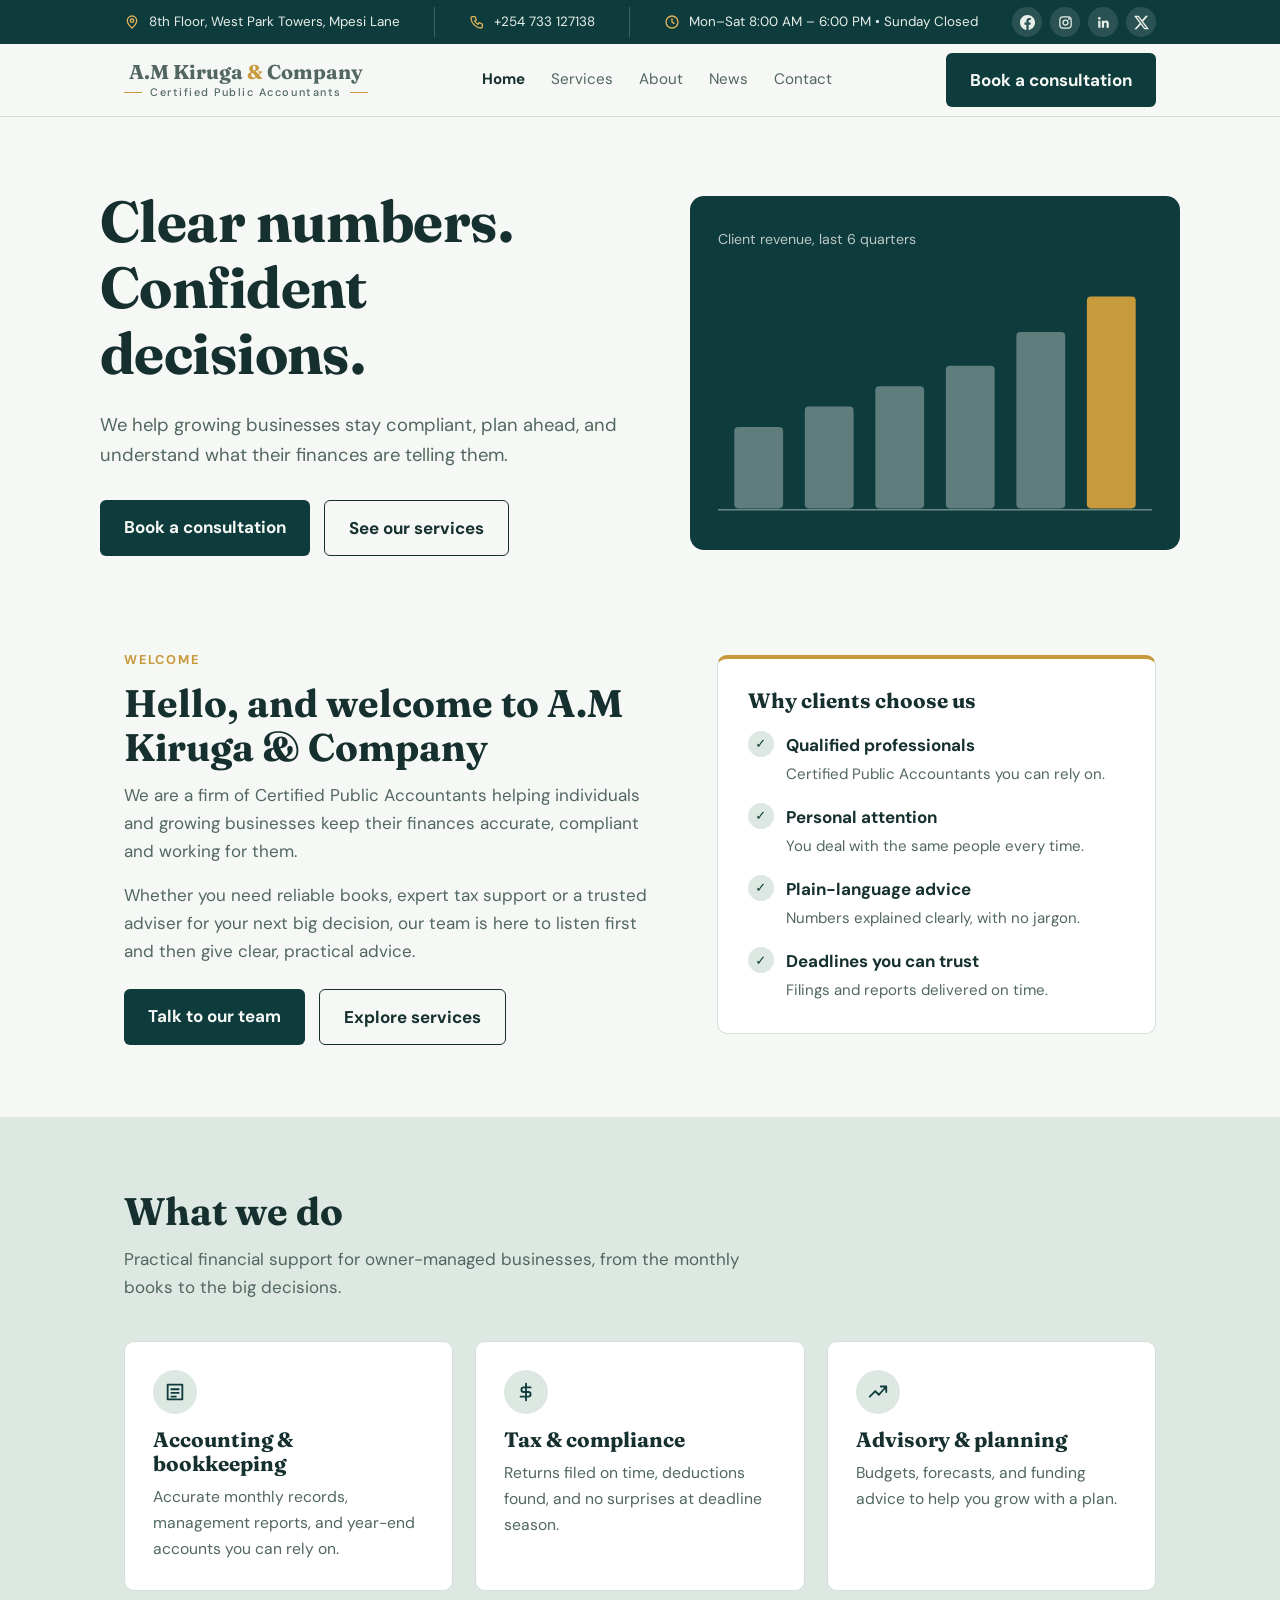
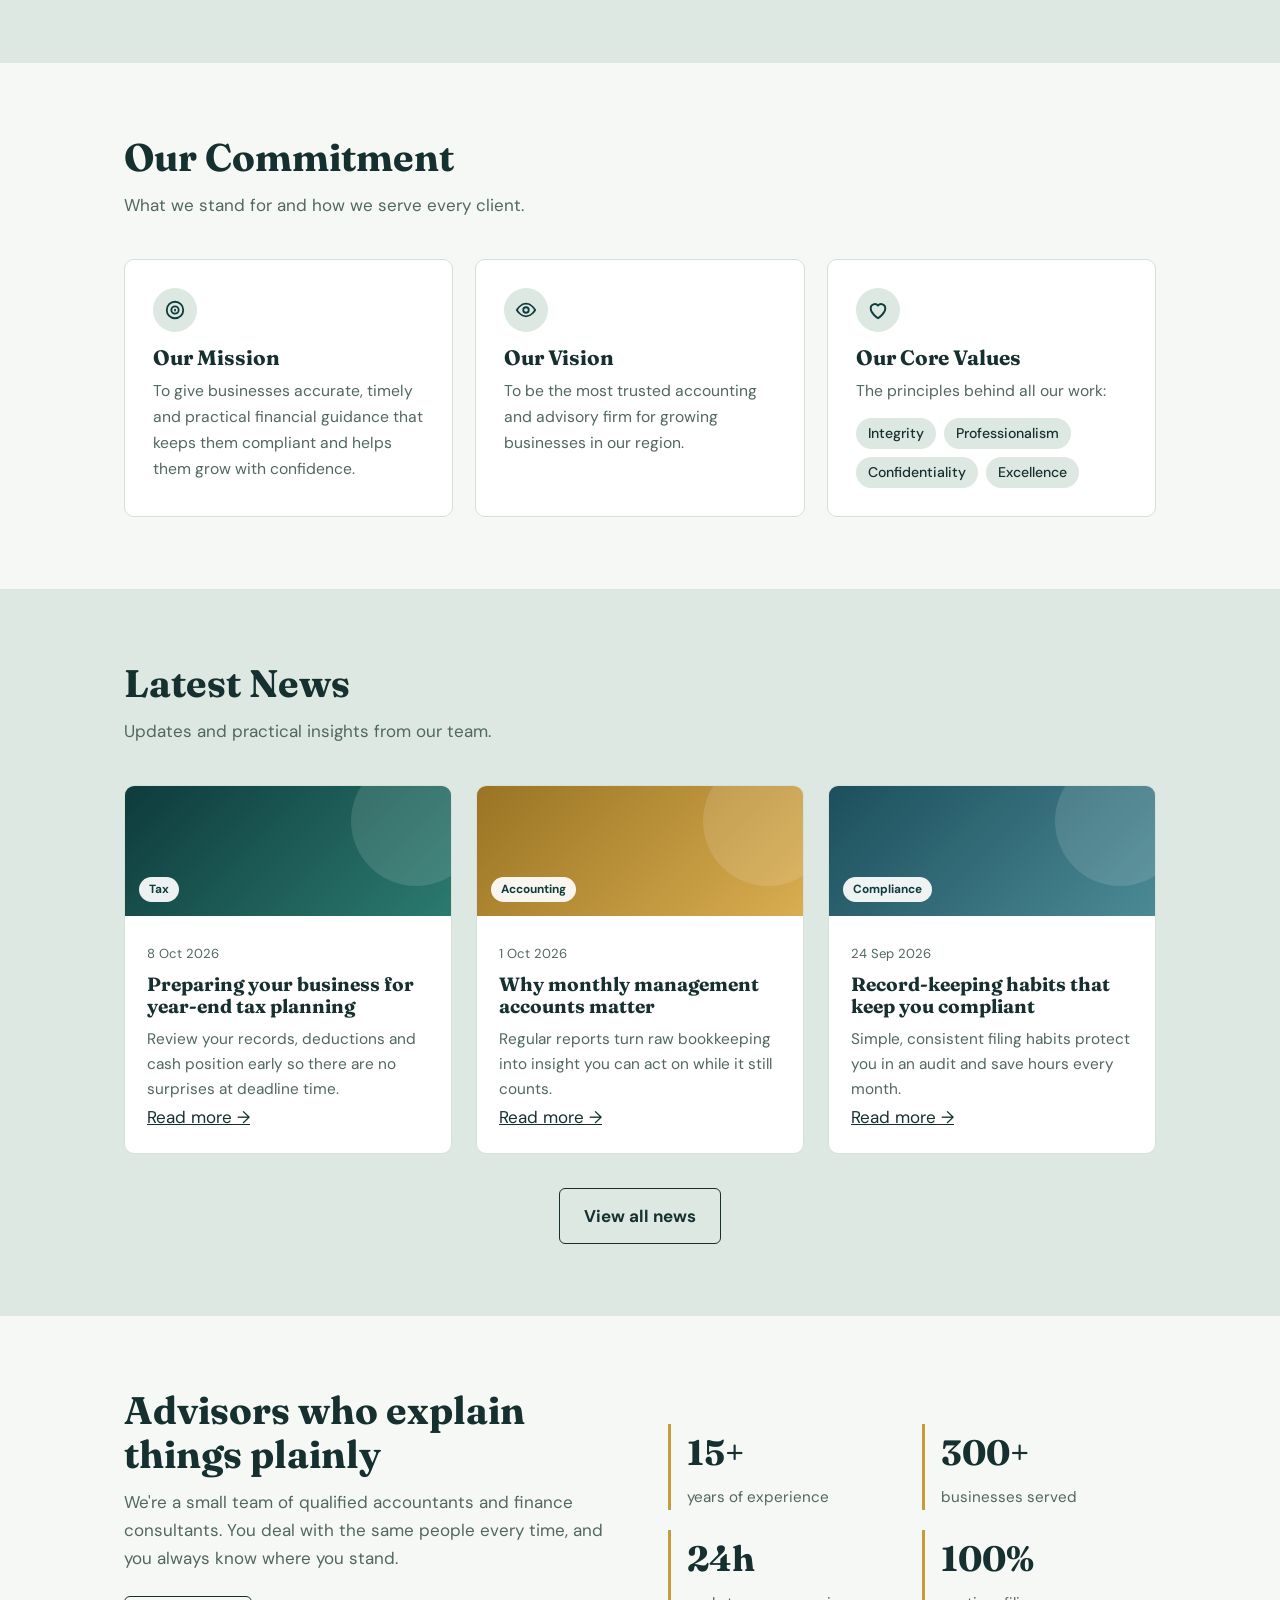
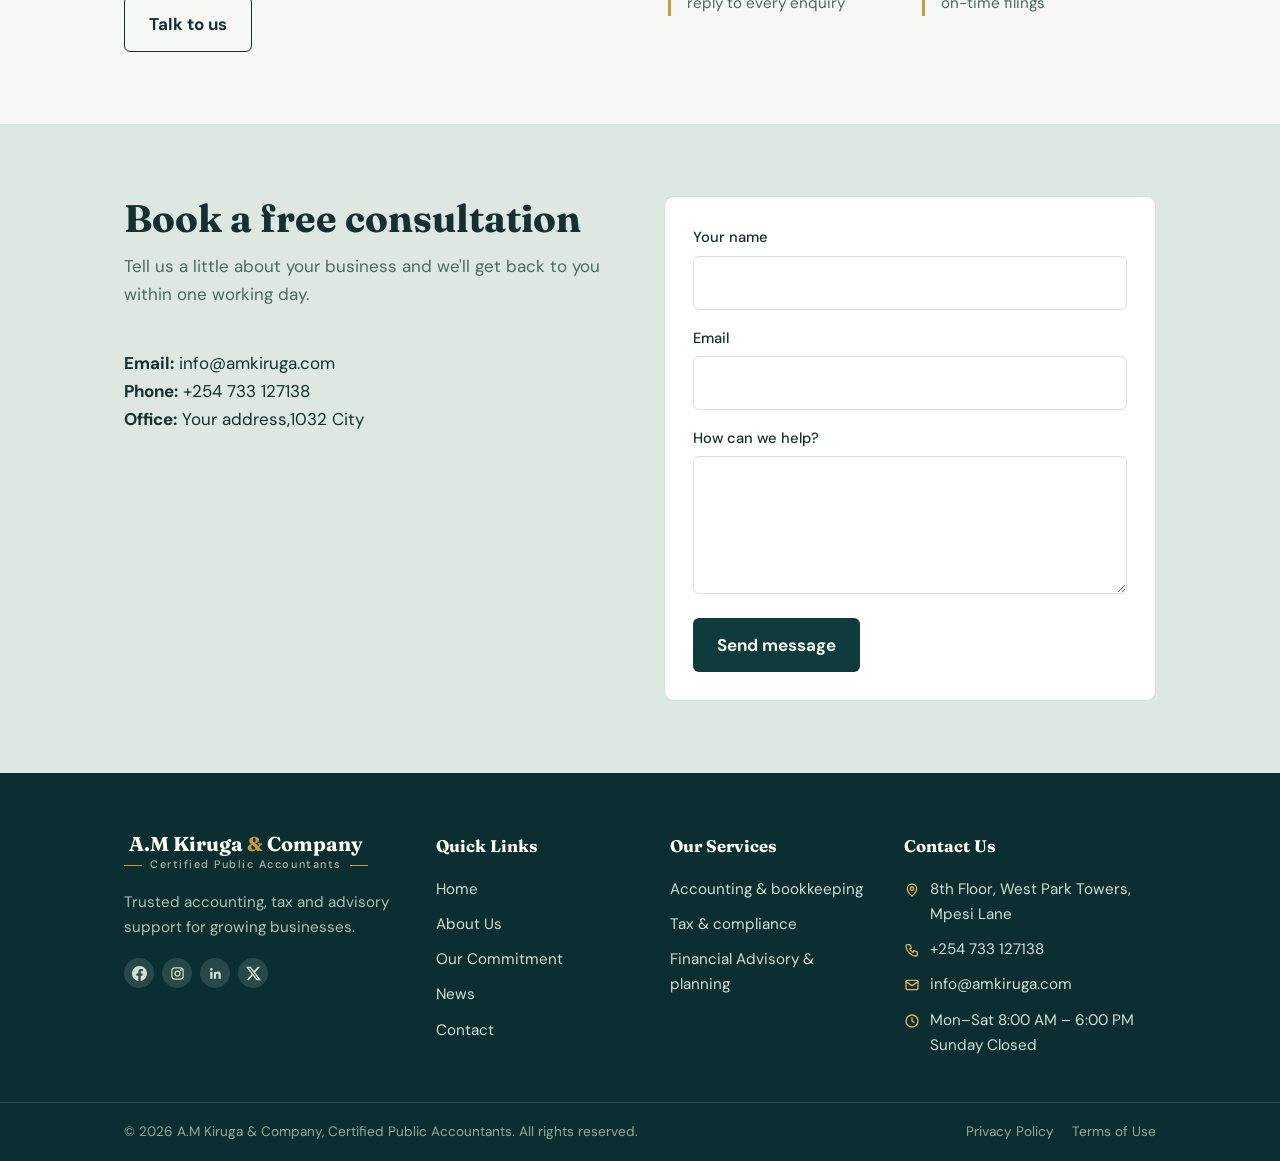
<file: am-kiruga & Co-website/index.html>
<!DOCTYPE html>
<html lang="en">
<head>
<meta charset="utf-8">
<meta name="viewport" content="width=device-width, initial-scale=1, viewport-fit=cover">
<title>A.M Kiruga & Company | Accounting, Finance & Advisory</title>
<link rel="stylesheet" href="https://fonts.googleapis.com/css2?family=Fraunces:wght@500;700&family=DM+Sans:wght@400;500;700&display=swap">
<link rel="stylesheet" href="styles.css">
</head>
<body>
<div class="topbar"><div class="wrap topbar-in"><div class="info"><span class="item hide-sm"><svg class="ic" viewBox="0 0 24 24" aria-hidden="true"><path d="M12 21s-7-6.2-7-11a7 7 0 0 1 14 0c0 4.8-7 11-7 11z"/><circle cx="12" cy="10" r="2.5"/></svg>8th Floor, West Park Towers, Mpesi Lane</span><a class="item" href="tel:+254733127138"><svg class="ic" viewBox="0 0 24 24" aria-hidden="true"><path d="M5 4h4l2 5-2.5 1.5a11 11 0 0 0 5 5L15 13l5 2v4a2 2 0 0 1-2 2A16 16 0 0 1 3 6a2 2 0 0 1 2-2z"/></svg>+254 733 127138</a><span class="item hide-sm"><svg class="ic" viewBox="0 0 24 24" aria-hidden="true"><circle cx="12" cy="12" r="9"/><path d="M12 7v5l3 2"/></svg>Mon–Sat 8:00 AM – 6:00 PM • Sunday Closed</span></div><div class="social">
<a href="https://facebook.com/" aria-label="Facebook" target="_blank" rel="noopener"><svg viewBox="0 0 24 24"><path d="M24 12.07C24 5.4 18.63 0 12 0S0 5.4 0 12.07C0 18.1 4.39 23.1 10.13 24v-8.44H7.08v-3.49h3.05V9.41c0-3.02 1.8-4.7 4.54-4.7 1.31 0 2.69.24 2.69.24v2.97h-1.52c-1.5 0-1.96.93-1.96 1.89v2.26h3.33l-.53 3.49h-2.8V24C19.61 23.1 24 18.1 24 12.07z"/></svg></a>
<a href="https://instagram.com/" aria-label="Instagram" target="_blank" rel="noopener"><svg class="line" viewBox="0 0 24 24"><rect x="3" y="3" width="18" height="18" rx="5"/><circle cx="12" cy="12" r="4"/><circle cx="17.5" cy="6.5" r=".6"/></svg></a>
<a href="https://linkedin.com/" aria-label="LinkedIn" target="_blank" rel="noopener"><svg viewBox="0 0 24 24"><path d="M20.45 20.45h-3.55v-5.57c0-1.33-.03-3.04-1.85-3.04-1.85 0-2.14 1.45-2.14 2.94v5.67H9.36V9h3.41v1.56h.05c.48-.9 1.64-1.85 3.37-1.85 3.6 0 4.27 2.37 4.27 5.46v6.28zM5.34 7.43a2.06 2.06 0 1 1 0-4.12 2.06 2.06 0 0 1 0 4.12zM7.12 20.45H3.56V9h3.56v11.45z"/></svg></a>
<a href="https://x.com/" aria-label="X" target="_blank" rel="noopener"><svg viewBox="0 0 24 24"><path d="M18.9 1.15h3.68l-8.04 9.19L24 22.85h-7.41l-5.8-7.58-6.64 7.58H.47l8.6-9.83L0 1.15h7.6l5.24 6.93 6.06-6.93zm-1.29 19.5h2.04L6.48 3.24H4.3l13.31 17.41z"/></svg></a>
</div></div></div>
<header><div class="wrap"><nav><a class="logo" href="#top">A.M Kiruga <span>&amp;</span> Company<small>Certified Public Accountants</small></a><ul><li><a href="#top" class="on">Home</a></li><li><a href="#services">Services</a></li><li><a href="#about">About</a></li><li><a href="news.html">News</a></li><li><a href="#contact">Contact</a></li></ul><a class="btn" href="#contact">Book a consultation</a></nav></div></header>
<main id="top"><div class="wrap hero">
<div>
<h1>Clear numbers. Confident decisions.</h1>
<p>We help growing businesses stay compliant, plan ahead, and understand what their finances are telling them.</p>
<div class="cta"><a class="btn" href="#contact">Book a consultation</a><a class="btn ghost" href="#services">See our services</a></div>
</div>
<div class="chart" role="img" aria-label="Bar chart showing steady revenue growth over six quarters">
<small>Client revenue, last 6 quarters</small>
<img src="images/growth-chart.svg" alt="" width="320" height="190">
</div>
</div>

<section id="welcome"><div class="wrap welcome"><div><span class="eyebrow">Welcome</span><h2>Hello, and welcome to A.M Kiruga &amp; Company</h2>
<p>We are a firm of Certified Public Accountants helping individuals and growing businesses keep their finances accurate, compliant and working for them.</p>
<p>Whether you need reliable books, expert tax support or a trusted adviser for your next big decision, our team is here to listen first and then give clear, practical advice.</p>
<div class="cta"><a class="btn" href="#contact">Talk to our team</a><a class="btn ghost" href="#services">Explore services</a></div></div>
<div class="wcard"><h3>Why clients choose us</h3><ul class="ticks">
<li><div><b>Qualified professionals</b><span>Certified Public Accountants you can rely on.</span></div></li>
<li><div><b>Personal attention</b><span>You deal with the same people every time.</span></div></li>
<li><div><b>Plain-language advice</b><span>Numbers explained clearly, with no jargon.</span></div></li>
<li><div><b>Deadlines you can trust</b><span>Filings and reports delivered on time.</span></div></li>
</ul></div></div></section><div class="band"><section id="services"><div class="wrap">
<h2>What we do</h2>
<p class="lead">Practical financial support for owner-managed businesses, from the monthly books to the big decisions.</p>
<div class="grid">
<div class="card"><div class="ico"><svg viewBox="0 0 24 24"><path d="M4 4h16v16H4zM8 9h8M8 13h8M8 17h5"/></svg></div><h3>Accounting &amp; bookkeeping</h3><p>Accurate monthly records, management reports, and year-end accounts you can rely on.</p></div>
<div class="card"><div class="ico"><svg viewBox="0 0 24 24"><path d="M12 3v18M17 7H9.5a2.5 2.5 0 0 0 0 5h5a2.5 2.5 0 0 1 0 5H6"/></svg></div><h3>Tax &amp; compliance</h3><p>Returns filed on time, deductions found, and no surprises at deadline season.</p></div>
<div class="card"><div class="ico"><svg viewBox="0 0 24 24"><path d="M3 17l6-6 4 4 8-9M15 6h6v6"/></svg></div><h3>Advisory &amp; planning</h3><p>Budgets, forecasts, and funding advice to help you grow with a plan.</p></div>
</div></div></section></div><section id="commitment"><div class="wrap"><h2>Our Commitment</h2><p class="lead">What we stand for and how we serve every client.</p><div class="grid">
<div class="card"><div class="ico"><svg viewBox="0 0 24 24"><path d="M12 3a9 9 0 1 0 0 18 9 9 0 0 0 0-18zM12 8a4 4 0 1 0 0 8 4 4 0 0 0 0-8zM12 11.5v1"/></svg></div><h3>Our Mission</h3><p>To give businesses accurate, timely and practical financial guidance that keeps them compliant and helps them grow with confidence.</p></div>
<div class="card"><div class="ico"><svg viewBox="0 0 24 24"><path d="M2 12s4-7 10-7 10 7 10 7-4 7-10 7S2 12 2 12zM12 9a3 3 0 1 0 0 6 3 3 0 0 0 0-6z"/></svg></div><h3>Our Vision</h3><p>To be the most trusted accounting and advisory firm for growing businesses in our region.</p></div>
<div class="card"><div class="ico"><svg viewBox="0 0 24 24"><path d="M12 21s-8-5-8-11a4.5 4.5 0 0 1 8-2.8A4.5 4.5 0 0 1 20 10c0 6-8 11-8 11z"/></svg></div><h3>Our Core Values</h3><p>The principles behind all our work:</p><div class="values"><span>Integrity</span><span>Professionalism</span><span>Confidentiality</span><span>Excellence</span></div></div>
</div></div></section><div class="band"><section id="news"><div class="wrap"><h2>Latest News</h2><p class="lead">Updates and practical insights from our team.</p><div class="news"><article class="post" id="a1"><div class="thumb t1"><span class="pill">Tax</span></div><div class="body"><time>8 Oct 2026</time><h3>Preparing your business for year-end tax planning</h3><p>Review your records, deductions and cash position early so there are no surprises at deadline time.</p><a href="news.html">Read more →</a></div></article><article class="post" id="a2"><div class="thumb t2"><span class="pill">Accounting</span></div><div class="body"><time>1 Oct 2026</time><h3>Why monthly management accounts matter</h3><p>Regular reports turn raw bookkeeping into insight you can act on while it still counts.</p><a href="news.html">Read more →</a></div></article><article class="post" id="a3"><div class="thumb t3"><span class="pill">Compliance</span></div><div class="body"><time>24 Sep 2026</time><h3>Record-keeping habits that keep you compliant</h3><p>Simple, consistent filing habits protect you in an audit and save hours every month.</p><a href="news.html">Read more →</a></div></article></div><div class="more"><a class="btn ghost" href="news.html">View all news</a></div></div></section></div><section id="about"><div class="wrap about">
<div>
<h2>Advisors who explain things plainly</h2>
<p class="lead" style="margin-bottom:24px">We're a small team of qualified accountants and finance consultants. You deal with the same people every time, and you always know where you stand.</p>
<a class="btn ghost" href="#contact">Talk to us</a>
</div>
<div class="stats">
<div class="stat"><b>15+</b><span>years of experience</span></div>
<div class="stat"><b>300+</b><span>businesses served</span></div>
<div class="stat"><b>24h</b><span>reply to every enquiry</span></div>
<div class="stat"><b>100%</b><span>on-time filings</span></div>
</div></div></section>

<div class="band"><section id="contact"><div class="wrap contact">
<div>
<h2>Book a free consultation</h2>
<p class="lead">Tell us a little about your business and we'll get back to you within one working day.</p>
<p><b>Email:</b> info@amkiruga.com<br><b>Phone:</b> +254 733 127138<br><b>Office:</b> Your address,1032 City</p>
</div>
<form class="card" id="contact-form" novalidate>
<label for="n">Your name</label><input id="n" name="name" autocomplete="name" required>
<label for="e">Email</label><input id="e" name="email" type="email" autocomplete="email" required>
<label for="m">How can we help?</label><textarea id="m" name="message" rows="4" required></textarea>
<button class="btn" type="submit" id="send">Send message</button>
</form></div></section></div>
</main>
<footer><div class="wrap f-grid"><div class="f-brand"><a class="logo" href="#top">A.M Kiruga <span>&amp;</span> Company<small>Certified Public Accountants</small></a><p>Trusted accounting, tax and advisory support for growing businesses.</p><div class="social">
<a href="https://facebook.com/" aria-label="Facebook" target="_blank" rel="noopener"><svg viewBox="0 0 24 24"><path d="M24 12.07C24 5.4 18.63 0 12 0S0 5.4 0 12.07C0 18.1 4.39 23.1 10.13 24v-8.44H7.08v-3.49h3.05V9.41c0-3.02 1.8-4.7 4.54-4.7 1.31 0 2.69.24 2.69.24v2.97h-1.52c-1.5 0-1.96.93-1.96 1.89v2.26h3.33l-.53 3.49h-2.8V24C19.61 23.1 24 18.1 24 12.07z"/></svg></a>
<a href="https://instagram.com/" aria-label="Instagram" target="_blank" rel="noopener"><svg class="line" viewBox="0 0 24 24"><rect x="3" y="3" width="18" height="18" rx="5"/><circle cx="12" cy="12" r="4"/><circle cx="17.5" cy="6.5" r=".6"/></svg></a>
<a href="https://linkedin.com/" aria-label="LinkedIn" target="_blank" rel="noopener"><svg viewBox="0 0 24 24"><path d="M20.45 20.45h-3.55v-5.57c0-1.33-.03-3.04-1.85-3.04-1.85 0-2.14 1.45-2.14 2.94v5.67H9.36V9h3.41v1.56h.05c.48-.9 1.64-1.85 3.37-1.85 3.6 0 4.27 2.37 4.27 5.46v6.28zM5.34 7.43a2.06 2.06 0 1 1 0-4.12 2.06 2.06 0 0 1 0 4.12zM7.12 20.45H3.56V9h3.56v11.45z"/></svg></a>
<a href="https://x.com/" aria-label="X" target="_blank" rel="noopener"><svg viewBox="0 0 24 24"><path d="M18.9 1.15h3.68l-8.04 9.19L24 22.85h-7.41l-5.8-7.58-6.64 7.58H.47l8.6-9.83L0 1.15h7.6l5.24 6.93 6.06-6.93zm-1.29 19.5h2.04L6.48 3.24H4.3l13.31 17.41z"/></svg></a>
</div></div><div><h4>Quick Links</h4><ul><li><a href="#top">Home</a></li><li><a href="#about">About Us</a></li><li><a href="#commitment">Our Commitment</a></li><li><a href="news.html">News</a></li><li><a href="#contact">Contact</a></li></ul></div><div><h4>Our Services</h4><ul><li><a href="#services">Accounting &amp; bookkeeping</a></li><li><a href="#services">Tax &amp; compliance</a></li><li><a href="#services">Financial Advisory &amp; planning</a></li></ul></div><div><h4>Contact Us</h4><ul class="f-contact"><li><svg class="ic" viewBox="0 0 24 24" aria-hidden="true"><path d="M12 21s-7-6.2-7-11a7 7 0 0 1 14 0c0 4.8-7 11-7 11z"/><circle cx="12" cy="10" r="2.5"/></svg><span>8th Floor, West Park Towers, Mpesi Lane</span></li><li><svg class="ic" viewBox="0 0 24 24" aria-hidden="true"><path d="M5 4h4l2 5-2.5 1.5a11 11 0 0 0 5 5L15 13l5 2v4a2 2 0 0 1-2 2A16 16 0 0 1 3 6a2 2 0 0 1 2-2z"/></svg><a href="tel:+254733127138">+254 733 127138</a></li><li><svg class="ic" viewBox="0 0 24 24" aria-hidden="true"><rect x="3" y="5" width="18" height="14" rx="2"/><path d="m3 7 9 6 9-6"/></svg><a href="mailto:info@amkiruga.com">info@amkiruga.com</a></li><li><svg class="ic" viewBox="0 0 24 24" aria-hidden="true"><circle cx="12" cy="12" r="9"/><path d="M12 7v5l3 2"/></svg><span>Mon–Sat 8:00 AM – 6:00 PM<br>Sunday Closed</span></li></ul></div></div><div class="f-bottom"><div class="wrap"><span>© 2026 A.M Kiruga &amp; Company, Certified Public Accountants. All rights reserved.</span><span><a href="#">Privacy Policy</a><a href="#">Terms of Use</a></span></div></div></footer>
<script src="script.js"></script>
</body>
</html>
</file>
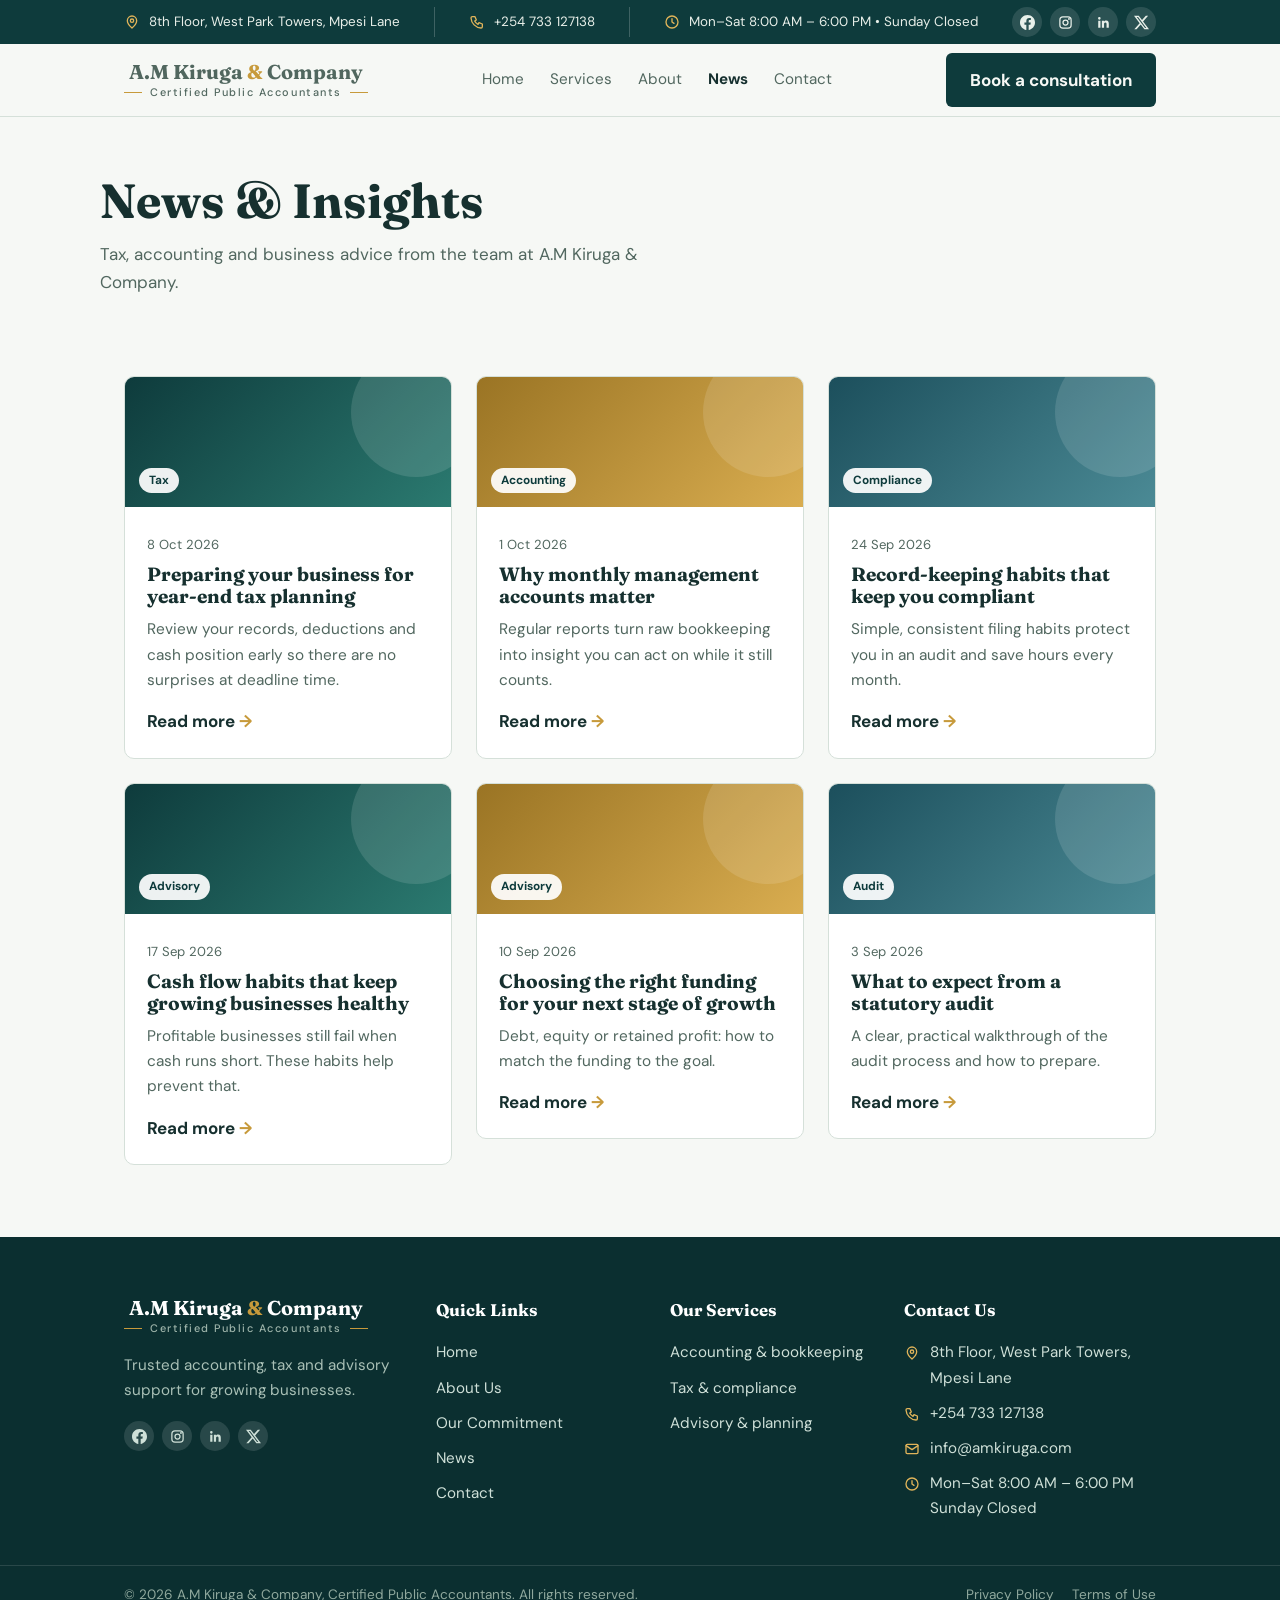
<file: am-kiruga & Co-website/news.html>
<!DOCTYPE html>
<html lang="en">
<head>
<meta charset="utf-8">
<meta name="viewport" content="width=device-width, initial-scale=1, viewport-fit=cover">
<title>News | A.M Kiruga & Company | Accounting, Finance & Advisory</title>
<link rel="stylesheet" href="https://fonts.googleapis.com/css2?family=Fraunces:wght@500;700&family=DM+Sans:wght@400;500;700&display=swap">
<link rel="stylesheet" href="styles.css">
</head>
<body>
<div class="topbar"><div class="wrap topbar-in"><div class="info"><span class="item hide-sm"><svg class="ic" viewBox="0 0 24 24" aria-hidden="true"><path d="M12 21s-7-6.2-7-11a7 7 0 0 1 14 0c0 4.8-7 11-7 11z"/><circle cx="12" cy="10" r="2.5"/></svg>8th Floor, West Park Towers, Mpesi Lane</span><a class="item" href="tel:+254733127138"><svg class="ic" viewBox="0 0 24 24" aria-hidden="true"><path d="M5 4h4l2 5-2.5 1.5a11 11 0 0 0 5 5L15 13l5 2v4a2 2 0 0 1-2 2A16 16 0 0 1 3 6a2 2 0 0 1 2-2z"/></svg>+254 733 127138</a><span class="item hide-sm"><svg class="ic" viewBox="0 0 24 24" aria-hidden="true"><circle cx="12" cy="12" r="9"/><path d="M12 7v5l3 2"/></svg>Mon–Sat 8:00 AM – 6:00 PM • Sunday Closed</span></div><div class="social">
<a href="https://facebook.com/" aria-label="Facebook" target="_blank" rel="noopener"><svg viewBox="0 0 24 24"><path d="M24 12.07C24 5.4 18.63 0 12 0S0 5.4 0 12.07C0 18.1 4.39 23.1 10.13 24v-8.44H7.08v-3.49h3.05V9.41c0-3.02 1.8-4.7 4.54-4.7 1.31 0 2.69.24 2.69.24v2.97h-1.52c-1.5 0-1.96.93-1.96 1.89v2.26h3.33l-.53 3.49h-2.8V24C19.61 23.1 24 18.1 24 12.07z"/></svg></a>
<a href="https://instagram.com/" aria-label="Instagram" target="_blank" rel="noopener"><svg class="line" viewBox="0 0 24 24"><rect x="3" y="3" width="18" height="18" rx="5"/><circle cx="12" cy="12" r="4"/><circle cx="17.5" cy="6.5" r=".6"/></svg></a>
<a href="https://linkedin.com/" aria-label="LinkedIn" target="_blank" rel="noopener"><svg viewBox="0 0 24 24"><path d="M20.45 20.45h-3.55v-5.57c0-1.33-.03-3.04-1.85-3.04-1.85 0-2.14 1.45-2.14 2.94v5.67H9.36V9h3.41v1.56h.05c.48-.9 1.64-1.85 3.37-1.85 3.6 0 4.27 2.37 4.27 5.46v6.28zM5.34 7.43a2.06 2.06 0 1 1 0-4.12 2.06 2.06 0 0 1 0 4.12zM7.12 20.45H3.56V9h3.56v11.45z"/></svg></a>
<a href="https://x.com/" aria-label="X" target="_blank" rel="noopener"><svg viewBox="0 0 24 24"><path d="M18.9 1.15h3.68l-8.04 9.19L24 22.85h-7.41l-5.8-7.58-6.64 7.58H.47l8.6-9.83L0 1.15h7.6l5.24 6.93 6.06-6.93zm-1.29 19.5h2.04L6.48 3.24H4.3l13.31 17.41z"/></svg></a>
</div></div></div>
<header><div class="wrap"><nav><a class="logo" href="index.html#top">A.M Kiruga <span>&amp;</span> Company<small>Certified Public Accountants</small></a><ul><li><a href="index.html#top">Home</a></li><li><a href="index.html#services">Services</a></li><li><a href="index.html#about">About</a></li><li><a href="news.html" class="on">News</a></li><li><a href="index.html#contact">Contact</a></li></ul><a class="btn" href="index.html#contact">Book a consultation</a></nav></div></header>
<main id="top"><div class="wrap pagehead"><h1>News &amp; Insights</h1><p>Tax, accounting and business advice from the team at A.M Kiruga &amp; Company.</p></div><section><div class="wrap"><div class="news"><article class="post" id="a1"><div class="thumb t1"><span class="pill">Tax</span></div><div class="body"><time>8 Oct 2026</time><h3>Preparing your business for year-end tax planning</h3><p>Review your records, deductions and cash position early so there are no surprises at deadline time.</p><details><summary>Read more</summary><p>Year-end is easier when preparation starts months ahead. Reconcile your accounts, gather supporting documents, and review expected tax liabilities so you can plan cash for payments. Early planning also reveals legitimate deductions that are easy to miss in a rush.</p></details></div></article><article class="post" id="a2"><div class="thumb t2"><span class="pill">Accounting</span></div><div class="body"><time>1 Oct 2026</time><h3>Why monthly management accounts matter</h3><p>Regular reports turn raw bookkeeping into insight you can act on while it still counts.</p><details><summary>Read more</summary><p>Annual accounts tell you what happened long ago. Monthly management accounts show profit, margins and costs while you can still change course. They also make year-end faster and give lenders and investors confidence in your numbers.</p></details></div></article><article class="post" id="a3"><div class="thumb t3"><span class="pill">Compliance</span></div><div class="body"><time>24 Sep 2026</time><h3>Record-keeping habits that keep you compliant</h3><p>Simple, consistent filing habits protect you in an audit and save hours every month.</p><details><summary>Read more</summary><p>Keep invoices, receipts and bank statements organised and backed up, and record transactions as they happen. Clear records support your tax returns, speed up reviews by authorities and reduce the risk of penalties.</p></details></div></article><article class="post" id="a4"><div class="thumb t1"><span class="pill">Advisory</span></div><div class="body"><time>17 Sep 2026</time><h3>Cash flow habits that keep growing businesses healthy</h3><p>Profitable businesses still fail when cash runs short. These habits help prevent that.</p><details><summary>Read more</summary><p>Forecast cash weekly, invoice promptly, follow up overdue payments and agree supplier terms deliberately. A rolling cash forecast gives you early warning so you can arrange funding before a gap appears.</p></details></div></article><article class="post" id="a5"><div class="thumb t2"><span class="pill">Advisory</span></div><div class="body"><time>10 Sep 2026</time><h3>Choosing the right funding for your next stage of growth</h3><p>Debt, equity or retained profit: how to match the funding to the goal.</p><details><summary>Read more</summary><p>The best source of funding depends on what you are financing and how quickly it will pay back. Short-term needs suit working capital facilities, while long-term assets may suit term loans or investors. A clear budget and forecast make any application stronger.</p></details></div></article><article class="post" id="a6"><div class="thumb t3"><span class="pill">Audit</span></div><div class="body"><time>3 Sep 2026</time><h3>What to expect from a statutory audit</h3><p>A clear, practical walkthrough of the audit process and how to prepare.</p><details><summary>Read more</summary><p>An audit begins with planning and understanding your business, followed by testing records and confirming balances. Having reconciled accounts, supporting schedules and a point of contact ready makes the process smoother, quicker and less disruptive.</p></details></div></article></div></div></section></main>
<footer><div class="wrap f-grid"><div class="f-brand"><a class="logo" href="index.html#top">A.M Kiruga <span>&amp;</span> Company<small>Certified Public Accountants</small></a><p>Trusted accounting, tax and advisory support for growing businesses.</p><div class="social">
<a href="https://facebook.com/" aria-label="Facebook" target="_blank" rel="noopener"><svg viewBox="0 0 24 24"><path d="M24 12.07C24 5.4 18.63 0 12 0S0 5.4 0 12.07C0 18.1 4.39 23.1 10.13 24v-8.44H7.08v-3.49h3.05V9.41c0-3.02 1.8-4.7 4.54-4.7 1.31 0 2.69.24 2.69.24v2.97h-1.52c-1.5 0-1.96.93-1.96 1.89v2.26h3.33l-.53 3.49h-2.8V24C19.61 23.1 24 18.1 24 12.07z"/></svg></a>
<a href="https://instagram.com/" aria-label="Instagram" target="_blank" rel="noopener"><svg class="line" viewBox="0 0 24 24"><rect x="3" y="3" width="18" height="18" rx="5"/><circle cx="12" cy="12" r="4"/><circle cx="17.5" cy="6.5" r=".6"/></svg></a>
<a href="https://linkedin.com/" aria-label="LinkedIn" target="_blank" rel="noopener"><svg viewBox="0 0 24 24"><path d="M20.45 20.45h-3.55v-5.57c0-1.33-.03-3.04-1.85-3.04-1.85 0-2.14 1.45-2.14 2.94v5.67H9.36V9h3.41v1.56h.05c.48-.9 1.64-1.85 3.37-1.85 3.6 0 4.27 2.37 4.27 5.46v6.28zM5.34 7.43a2.06 2.06 0 1 1 0-4.12 2.06 2.06 0 0 1 0 4.12zM7.12 20.45H3.56V9h3.56v11.45z"/></svg></a>
<a href="https://x.com/" aria-label="X" target="_blank" rel="noopener"><svg viewBox="0 0 24 24"><path d="M18.9 1.15h3.68l-8.04 9.19L24 22.85h-7.41l-5.8-7.58-6.64 7.58H.47l8.6-9.83L0 1.15h7.6l5.24 6.93 6.06-6.93zm-1.29 19.5h2.04L6.48 3.24H4.3l13.31 17.41z"/></svg></a>
</div></div><div><h4>Quick Links</h4><ul><li><a href="index.html#top">Home</a></li><li><a href="index.html#about">About Us</a></li><li><a href="index.html#commitment">Our Commitment</a></li><li><a href="news.html">News</a></li><li><a href="index.html#contact">Contact</a></li></ul></div><div><h4>Our Services</h4><ul><li><a href="index.html#services">Accounting &amp; bookkeeping</a></li><li><a href="index.html#services">Tax &amp; compliance</a></li><li><a href="index.html#services">Advisory &amp; planning</a></li></ul></div><div><h4>Contact Us</h4><ul class="f-contact"><li><svg class="ic" viewBox="0 0 24 24" aria-hidden="true"><path d="M12 21s-7-6.2-7-11a7 7 0 0 1 14 0c0 4.8-7 11-7 11z"/><circle cx="12" cy="10" r="2.5"/></svg><span>8th Floor, West Park Towers, Mpesi Lane</span></li><li><svg class="ic" viewBox="0 0 24 24" aria-hidden="true"><path d="M5 4h4l2 5-2.5 1.5a11 11 0 0 0 5 5L15 13l5 2v4a2 2 0 0 1-2 2A16 16 0 0 1 3 6a2 2 0 0 1 2-2z"/></svg><a href="tel:+254733127138">+254 733 127138</a></li><li><svg class="ic" viewBox="0 0 24 24" aria-hidden="true"><rect x="3" y="5" width="18" height="14" rx="2"/><path d="m3 7 9 6 9-6"/></svg><a href="mailto:info@amkiruga.com">info@amkiruga.com</a></li><li><svg class="ic" viewBox="0 0 24 24" aria-hidden="true"><circle cx="12" cy="12" r="9"/><path d="M12 7v5l3 2"/></svg><span>Mon–Sat 8:00 AM – 6:00 PM<br>Sunday Closed</span></li></ul></div></div><div class="f-bottom"><div class="wrap"><span>© 2026 A.M Kiruga &amp; Company, Certified Public Accountants. All rights reserved.</span><span><a href="#">Privacy Policy</a><a href="#">Terms of Use</a></span></div></div></footer>
</body>
</html>
</file>
<file: am-kiruga & Co-website/styles.css>
/* A.M Kiruga & Company - styles. Colors are the variables in :root; change them to re-theme the site. */
:root{--bg:#f6f8f5;--surface:#fff;--ink:#16302f;--muted:#51675f;--brand:#0e3b3c;--brand-ink:#f6f8f5;--sage:#dce8e1;--gold:#c79a3b;--line:#d5e0d9;
box-sizing:border-box;padding-top:env(safe-area-inset-top,0px);padding-bottom:env(safe-area-inset-bottom,0px)}
@media(prefers-color-scheme:dark){:root:not([data-theme="light"]){--bg:#0c1b1b;--surface:#122626;--ink:#e8efe9;--muted:#9fb5ab;--brand:#dce8e1;--brand-ink:#0c1b1b;--sage:#173030;--gold:#e0b45a;--line:#244242}}
:root[data-theme="dark"]{--bg:#0c1b1b;--surface:#122626;--ink:#e8efe9;--muted:#9fb5ab;--brand:#dce8e1;--brand-ink:#0c1b1b;--sage:#173030;--gold:#e0b45a;--line:#244242}
*{box-sizing:border-box}html{scroll-behavior:smooth;scroll-padding-top:80px}
body{margin:0;background:var(--bg);color:var(--ink);font:17px/1.65 "DM Sans",system-ui,sans-serif}
h1,h2,h3{font-family:Fraunces,Georgia,serif;line-height:1.15;margin:0}
a{color:inherit}.wrap{max-width:1080px;margin:0 auto;padding:0 24px}
header{position:sticky;top:0;z-index:5;background:var(--bg);border-bottom:1px solid var(--line)}
nav{display:flex;align-items:center;justify-content:space-between;height:72px}
.logo{font-family:Fraunces,serif;font-weight:700;font-size:1.25rem;text-decoration:none}
.logo span{color:var(--gold)}
.logo{line-height:1.1;display:inline-block;text-align:center}.logo small{display:flex;align-items:center;justify-content:center;gap:8px;font-family:"DM Sans",system-ui,sans-serif;font-weight:500;font-size:.68rem;letter-spacing:.14em;color:var(--muted);margin-top:4px}.logo small::before,.logo small::after{content:"";height:1px;width:18px;background:var(--gold)}
nav ul{display:flex;gap:26px;list-style:none;margin:0;padding:0;font-size:.95rem}
nav a{text-decoration:none;color:var(--muted)}nav a:hover{color:var(--ink)}
.btn{display:inline-block;background:var(--brand);color:var(--brand-ink);padding:13px 24px;border-radius:6px;font-weight:700;text-decoration:none;border:0;font:inherit;font-weight:700;cursor:pointer}
.btn.ghost{background:transparent;color:var(--ink);border:1.5px solid var(--ink)}
a:focus-visible,button:focus-visible,input:focus-visible,textarea:focus-visible{outline:3px solid var(--gold);outline-offset:2px}
.hero{display:grid;grid-template-columns:1.05fr .95fr;gap:48px;align-items:center;padding:72px 0 80px}
.hero h1{font-size:clamp(2.2rem,5vw,3.6rem);font-weight:700;letter-spacing:-.01em}
.hero p{color:var(--muted);font-size:1.15rem;max-width:30em;margin:22px 0 30px}
.cta{display:flex;gap:14px;flex-wrap:wrap}
.chart{background:#0e3b3c;border-radius:14px;padding:28px;color:#f6f8f5}
.chart small{opacity:.75}.chart img{width:100%;height:auto;display:block;margin-top:12px}
section{padding:72px 0}.band{background:var(--sage)}
h2{font-size:clamp(1.7rem,3.5vw,2.4rem);margin-bottom:12px}
.lead{color:var(--muted);max-width:38em;margin:0 0 40px}
.grid{display:grid;grid-template-columns:repeat(3,1fr);gap:22px}
.card{background:var(--surface);border:1px solid var(--line);border-radius:10px;padding:28px}
.card h3{font-size:1.3rem;margin:14px 0 8px}.card p{margin:0;color:var(--muted);font-size:.98rem}
.ico{width:44px;height:44px;border-radius:50%;background:var(--sage);display:grid;place-items:center}
.ico svg{width:22px;height:22px;stroke:var(--brand);fill:none;stroke-width:2;stroke-linecap:round;stroke-linejoin:round}
.about{display:grid;grid-template-columns:1fr 1fr;gap:56px;align-items:center}
.stats{display:grid;grid-template-columns:1fr 1fr;gap:20px}
.stat{border-left:3px solid var(--gold);padding-left:16px}
.stat b{display:block;font-family:Fraunces,serif;font-size:2.2rem}.stat span{color:var(--muted);font-size:.95rem}
.contact{display:grid;grid-template-columns:1fr 1fr;gap:48px}
label{display:block;font-weight:500;font-size:.92rem;margin:0 0 6px}
input,textarea{width:100%;padding:12px 14px;border:1px solid var(--line);border-radius:6px;background:var(--surface);color:var(--ink);font:inherit;margin-bottom:16px}
@media(max-width:820px){.hide-sm{display:none}.hero,.about,.contact{grid-template-columns:1fr}.grid{grid-template-columns:1fr}.hero{padding:44px 0}section{padding:52px 0}}


.topbar{background:#0e3b3c;color:#e8efe9;font-size:.84rem}
.topbar-in{display:flex;align-items:center;justify-content:space-between;gap:8px 24px;flex-wrap:wrap;min-height:44px}
.topbar .info{display:flex;align-items:center;flex-wrap:wrap}
.topbar .item{display:inline-flex;align-items:center;gap:9px;padding:4px 0;white-space:nowrap}
.topbar .item+.item{margin-left:34px;padding-left:34px;border-left:1px solid rgba(255,255,255,.2)}
.topbar .ic{width:16px;height:16px;fill:none;stroke:#e0b45a;stroke-width:2;stroke-linecap:round;stroke-linejoin:round;flex:none}
.topbar a{text-decoration:none}.topbar a.item:hover{color:#e0b45a}
.social{display:flex;gap:8px}.social a{width:30px;height:30px;display:grid;place-items:center;border-radius:50%;background:rgba(255,255,255,.12);transition:.2s}
.social a:hover{background:#c79a3b;color:#0e3b3c}.social svg{width:15px;height:15px;fill:currentColor}.social svg.line{fill:none;stroke:currentColor;stroke-width:2}
nav ul a.on{color:var(--ink);font-weight:700}
.ico svg{width:22px;height:22px}
.news{display:grid;grid-template-columns:repeat(3,1fr);gap:24px;align-items:start}
.post{background:var(--surface);border:1px solid var(--line);border-radius:10px;overflow:hidden;display:flex;flex-direction:column}
.thumb{height:130px;position:relative;display:flex;align-items:flex-end;padding:14px}
.thumb::after{content:"";position:absolute;right:-30px;top:-30px;width:130px;height:130px;border-radius:50%;background:rgba(255,255,255,.12)}
.t1{background:linear-gradient(135deg,#0e3b3c,#2b7a70)}.t2{background:linear-gradient(135deg,#9a7424,#d9ad50)}.t3{background:linear-gradient(135deg,#1c4f5c,#4b8a95)}
.pill{background:rgba(255,255,255,.92);color:#0e3b3c;font-size:.74rem;font-weight:700;padding:3px 10px;border-radius:99px;position:relative;z-index:1}
.post .body{padding:22px}.post time{font-size:.82rem;color:var(--muted)}
.post h3{font-size:1.2rem;margin:6px 0 10px}.post p{margin:0;color:var(--muted);font-size:.96rem}
.post details{margin-top:14px}.post summary{cursor:pointer;font-weight:700;color:var(--ink);list-style:none}
.post summary::after{content:" →";color:var(--gold)}.post details[open] summary::after{content:" ↑"}
.post details p{margin-top:12px}
.more{margin-top:34px;text-align:center}
.pagehead{padding:56px 0 8px}.pagehead h1{font-size:clamp(2rem,4.5vw,3rem)}
.pagehead p{color:var(--muted);max-width:36em;margin:12px 0 0}
.values{display:flex;flex-wrap:wrap;gap:8px;margin-top:14px}.values span{background:var(--sage);padding:4px 12px;border-radius:99px;font-size:.88rem;font-weight:500}
@media(max-width:900px){.news{grid-template-columns:1fr}.f-grid{grid-template-columns:1fr 1fr}}
.eyebrow{display:inline-block;color:var(--gold);font-weight:700;letter-spacing:.14em;text-transform:uppercase;font-size:.8rem;margin-bottom:10px}
#welcome{padding-top:8px}.welcome{display:grid;grid-template-columns:1.1fr .9fr;gap:56px;align-items:center}
.welcome p{color:var(--muted);margin:0 0 16px}.welcome .cta{margin-top:24px}
.wcard{background:var(--surface);border:1px solid var(--line);border-top:4px solid var(--gold);border-radius:10px;padding:30px}
.wcard h3{font-size:1.3rem;margin-bottom:18px}.ticks{list-style:none;margin:0;padding:0;display:grid;gap:16px}
.ticks li{display:flex;gap:12px}.ticks li::before{content:"✓";flex:none;width:26px;height:26px;border-radius:50%;background:var(--sage);color:var(--brand);display:grid;place-items:center;font-weight:700;font-size:.82rem}
.ticks b{display:block}.ticks span{color:var(--muted);font-size:.94rem}
footer{background:#0b2f30;color:#cfe0d8;font-size:.95rem}
.f-grid{display:grid;grid-template-columns:1.4fr 1fr 1fr 1.3fr;gap:40px;padding:60px 24px 44px}
footer h4{font-family:Fraunces,Georgia,serif;color:#fff;font-size:1.05rem;margin:0 0 16px}
footer ul{list-style:none;margin:0;padding:0;display:grid;gap:10px}
footer a{text-decoration:none;color:#cfe0d8}footer a:hover{color:#e0b45a}
.f-brand .logo{color:#fff}.f-brand .logo small{color:#9fb5ab}.f-brand p{margin:16px 0 18px;color:#a9c0b6;max-width:23em}
.f-contact li{display:flex;gap:10px}footer .ic{width:16px;height:16px;fill:none;stroke:#e0b45a;stroke-width:2;stroke-linecap:round;stroke-linejoin:round;flex:none;margin-top:5px}
.f-bottom{border-top:1px solid rgba(255,255,255,.12)}.f-bottom .wrap{display:flex;justify-content:space-between;flex-wrap:wrap;gap:8px 24px;padding-top:18px;padding-bottom:18px;font-size:.85rem;color:#8fa89d}
.f-bottom a{color:#8fa89d;margin-left:18px}
@media(max-width:820px){.welcome{grid-template-columns:1fr}}@media(max-width:560px){.f-grid{grid-template-columns:1fr}}
@media(max-width:820px){nav{flex-wrap:wrap;height:auto;padding:10px 0 4px}nav ul{display:flex;order:3;width:100%;gap:22px;overflow-x:auto;padding:8px 0}.topbar .item+.item{margin-left:0;padding-left:0;border:0}}
</file>
